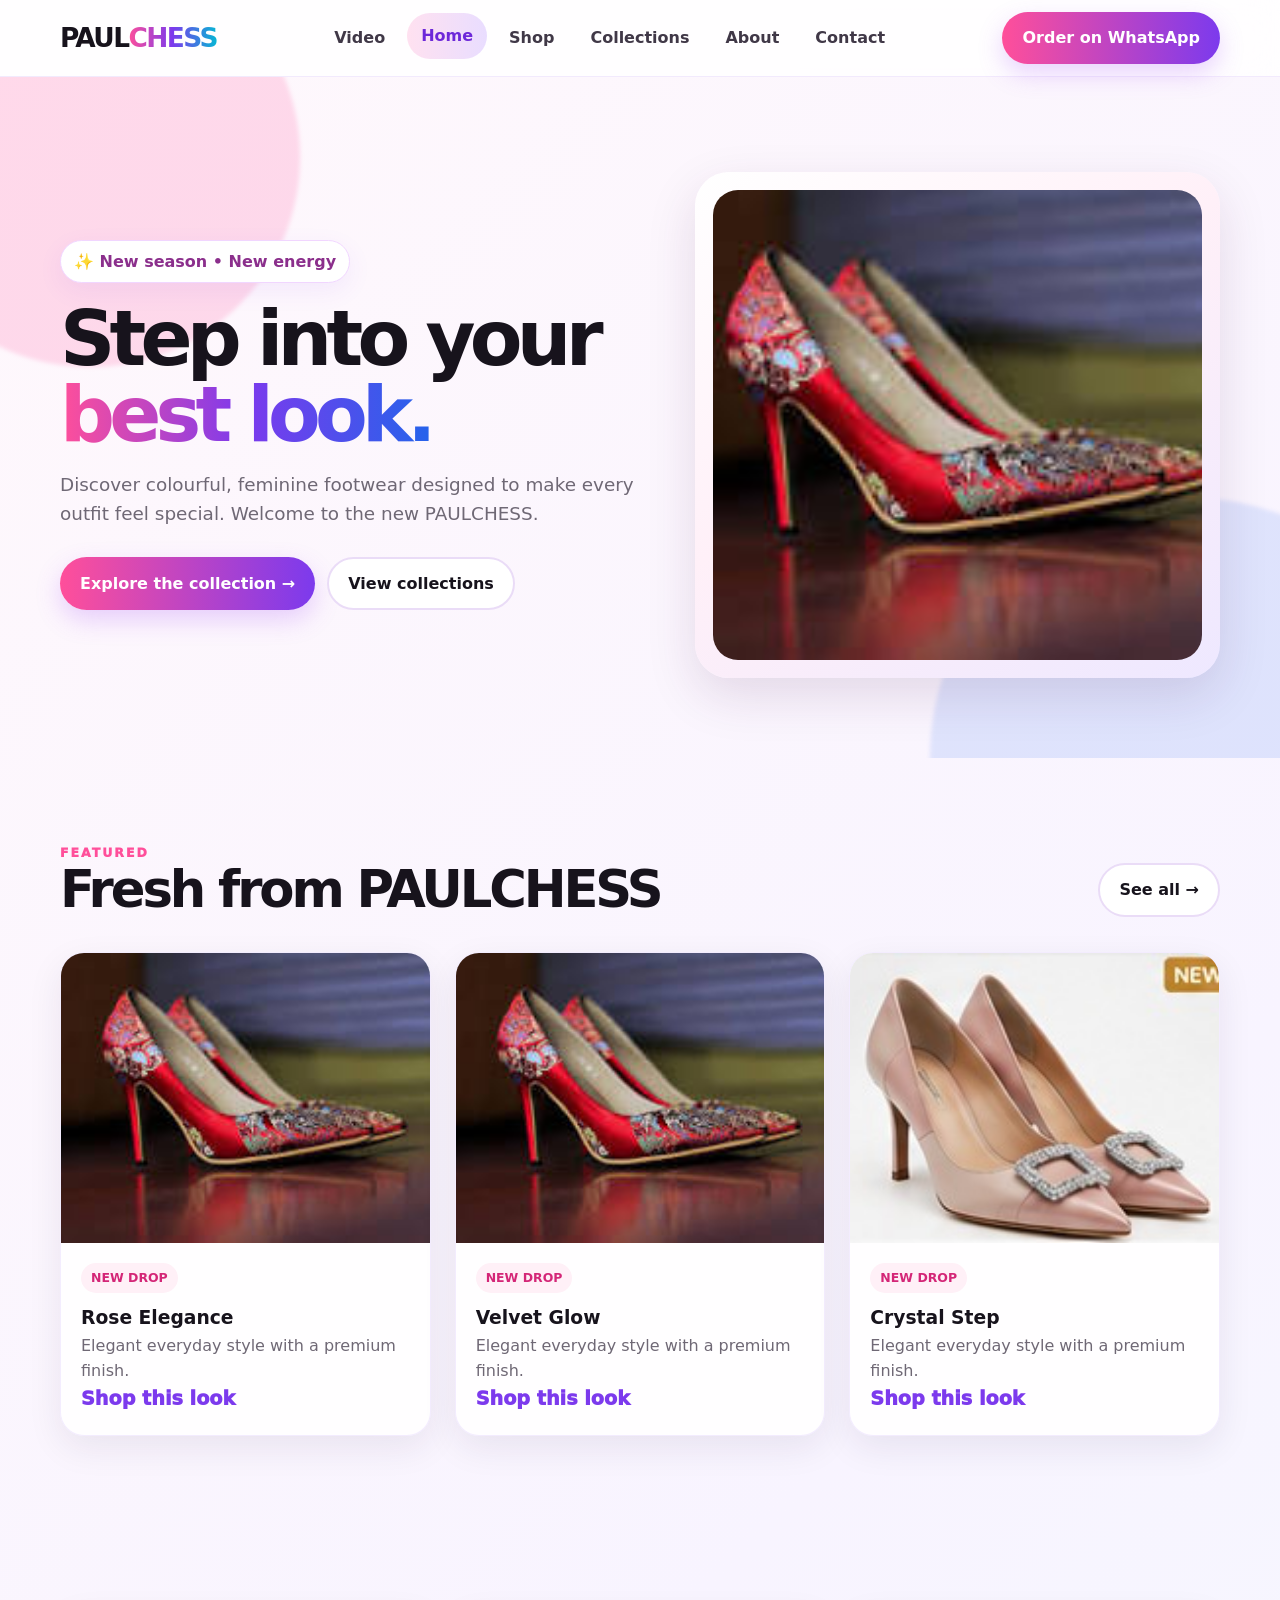
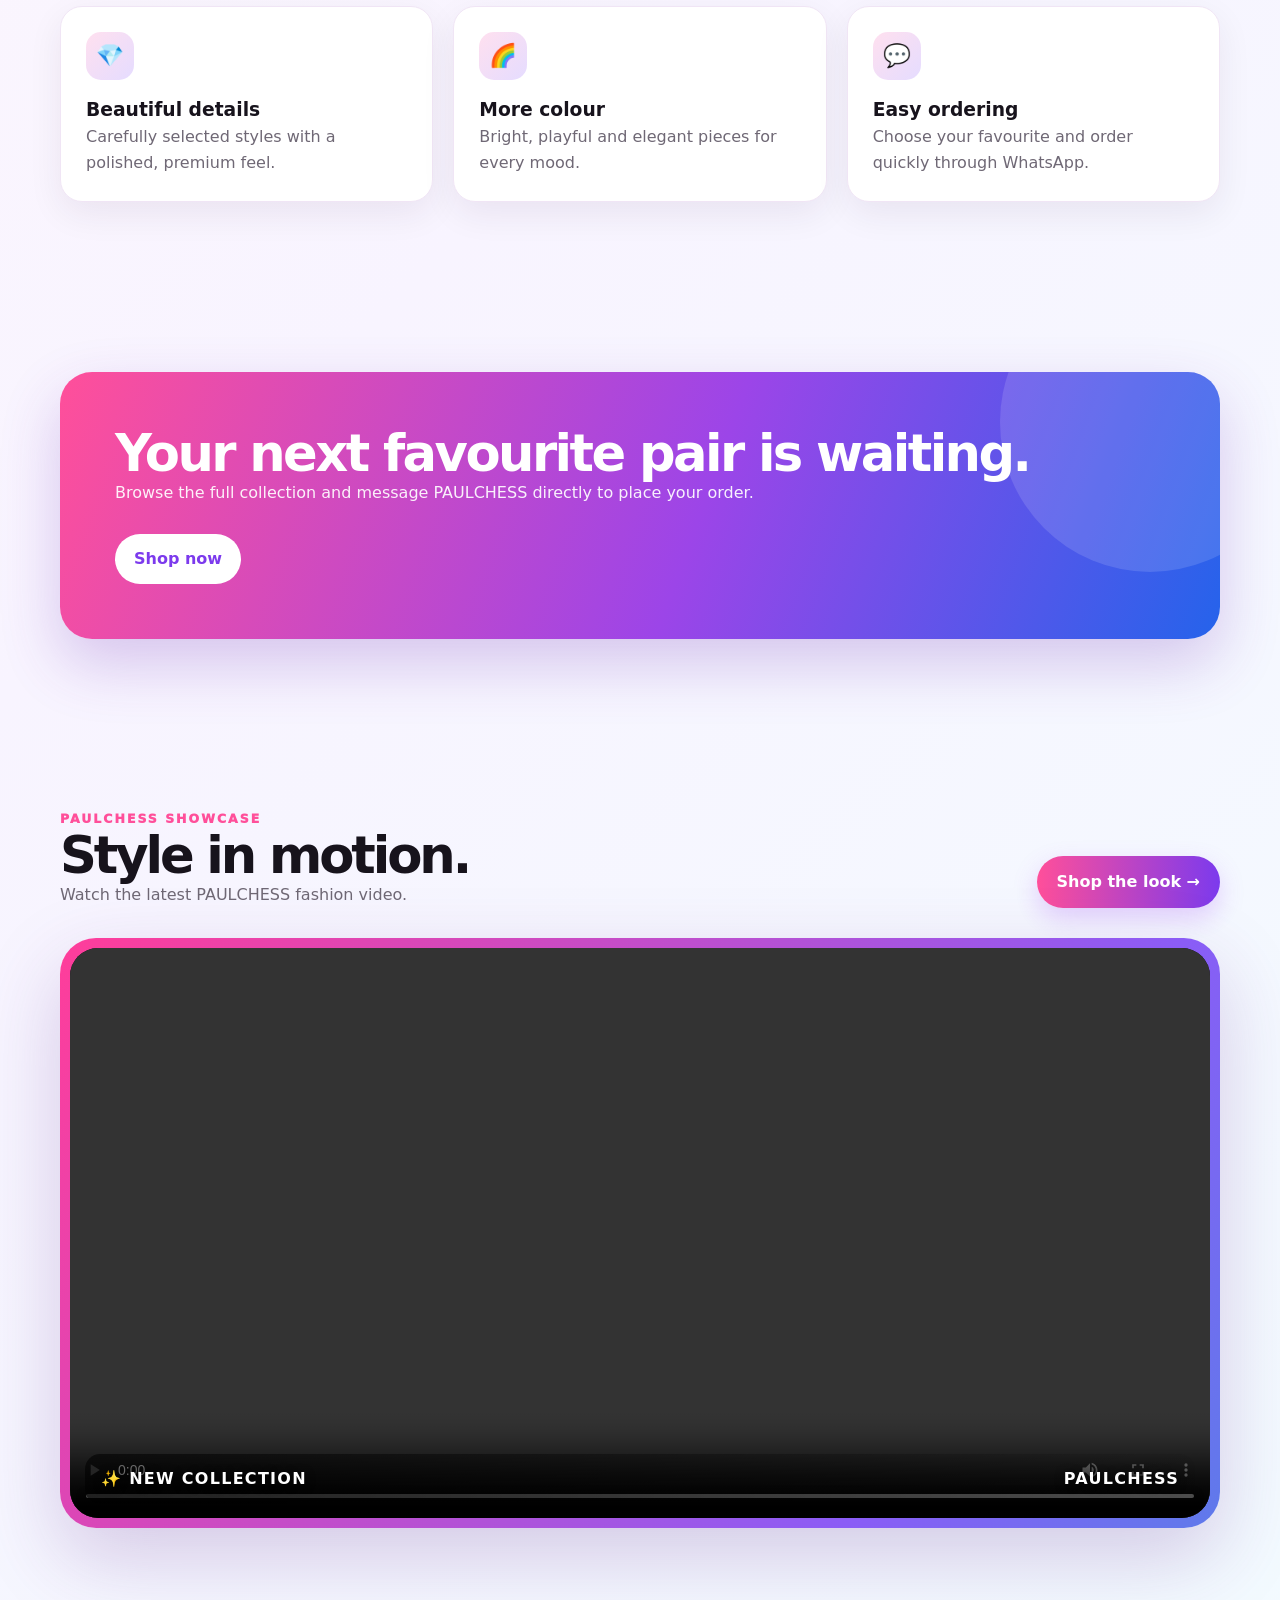
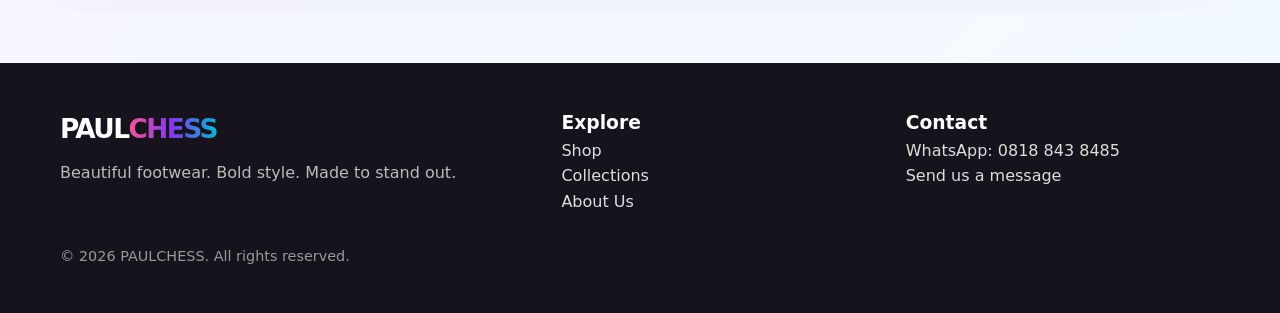
<file: index.html>
<!doctype html>
<html lang="en"><head><meta charset="utf-8"><meta name="viewport" content="width=device-width,initial-scale=1">
<title>Home | PAULCHESS</title><meta name="description" content="PAULCHESS — colourful, elegant women's footwear and fashion.">
<link rel="stylesheet" href="style.css"><script defer src="effects.js"></script></head><body>
<nav class="nav"><div class="container nav-inner"><a class="logo" href="index.html">PAUL<span>CHESS</span></a>
<div class="nav-links"><a href="index.html#video-showcase">Video</a><a class="active" href="index.html">Home</a><a class="" href="shop.html">Shop</a><a class="" href="collections.html">Collections</a><a class="" href="about.html">About</a><a class="" href="contact.html">Contact</a></div><a class="cta" href="https://wa.me/2348188438485?text=Hello%20PAULCHESS%2C%20I%20want%20to%20order." target="_blank">Order on WhatsApp</a>
</div></nav>
<main>
<section class="hero"><div class="container hero-grid">
<div class="reveal"><span class="badge">✨ New season • New energy</span>
<h1>Step into your <span class="gradient-text">best look.</span></h1>
<p>Discover colourful, feminine footwear designed to make every outfit feel special. Welcome to the new PAULCHESS.</p>
<div class="actions"><a class="cta" href="shop.html">Explore the collection →</a><a class="outline" href="collections.html">View collections</a></div></div>
<div class="hero-card reveal"><img class="card-img" src="red-embroidered-heels.jpg" alt="Featured PAULCHESS shoe" loading="lazy"></div>
</div></section>
<section class="section"><div class="container"><div class="section-head"><div><div class="eyebrow">Featured</div><h2>Fresh from PAULCHESS</h2></div><a class="outline" href="shop.html">See all →</a></div><div class="grid"><article class="card reveal"><img class="card-img" src="red-embroidered-heels.jpg" alt="Rose Elegance" loading="lazy"><div class="card-body"><span class="tag">NEW DROP</span><h3>Rose Elegance</h3><p class="muted">Elegant everyday style with a premium finish.</p><p class="price">Shop this look</p></div></article><article class="card reveal"><img class="card-img" src="red-embroidered-heels.jpg" alt="Velvet Glow" loading="lazy"><div class="card-body"><span class="tag">NEW DROP</span><h3>Velvet Glow</h3><p class="muted">Elegant everyday style with a premium finish.</p><p class="price">Shop this look</p></div></article><article class="card reveal"><img class="card-img" src="crystal-buckle-heels.jpg" alt="Crystal Step" loading="lazy"><div class="card-body"><span class="tag">NEW DROP</span><h3>Crystal Step</h3><p class="muted">Elegant everyday style with a premium finish.</p><p class="price">Shop this look</p></div></article></div></div></section>
<section class="section"><div class="container"><div class="features">
<div class="feature reveal"><div class="icon">💎</div><h3>Beautiful details</h3><p class="muted">Carefully selected styles with a polished, premium feel.</p></div>
<div class="feature reveal"><div class="icon">🌈</div><h3>More colour</h3><p class="muted">Bright, playful and elegant pieces for every mood.</p></div>
<div class="feature reveal"><div class="icon">💬</div><h3>Easy ordering</h3><p class="muted">Choose your favourite and order quickly through WhatsApp.</p></div>
</div></div></section>
<section class="section"><div class="container"><div class="banner"><h2>Your next favourite pair is waiting.</h2><p>Browse the full collection and message PAULCHESS directly to place your order.</p><div class="actions"><a class="outline" style="background:#fff;color:#7c3aed;border:0" href="shop.html">Shop now</a></div></div></div></section>
<section class="section video-showcase" id="video-showcase">
<div class="container">
<div class="video-heading"><div><div class="eyebrow">PAULCHESS SHOWCASE</div><h2>Style in motion.</h2><p class="muted">Watch the latest PAULCHESS fashion video.</p></div><a class="cta" href="shop.html">Shop the look →</a></div>
<div class="video-frame"><div class="video-glow"></div><video controls playsinline preload="metadata" poster=""><source src="paulchess-video.mp4" type="video/mp4">Your browser does not support video.</video><div class="video-caption"><span>✨ NEW COLLECTION</span><span>PAULCHESS</span></div></div>
</div></section></main><footer class="footer"><div class="container footer-grid">
<div><div class="logo">PAUL<span>CHESS</span></div><p style="margin-top:10px;color:#bbb">Beautiful footwear. Bold style. Made to stand out.</p></div>
<div><h3>Explore</h3><p><a href="shop.html">Shop</a></p><p><a href="collections.html">Collections</a></p><p><a href="about.html">About Us</a></p></div>
<div><h3>Contact</h3><p><a href="https://wa.me/2348188438485" target="_blank">WhatsApp: 0818 843 8485</a></p><p><a href="contact.html">Send us a message</a></p></div>
</div><div class="container" style="margin-top:30px;color:#999;font-size:.9rem">© 2026 PAULCHESS. All rights reserved.</div></footer></body></html>
</file>
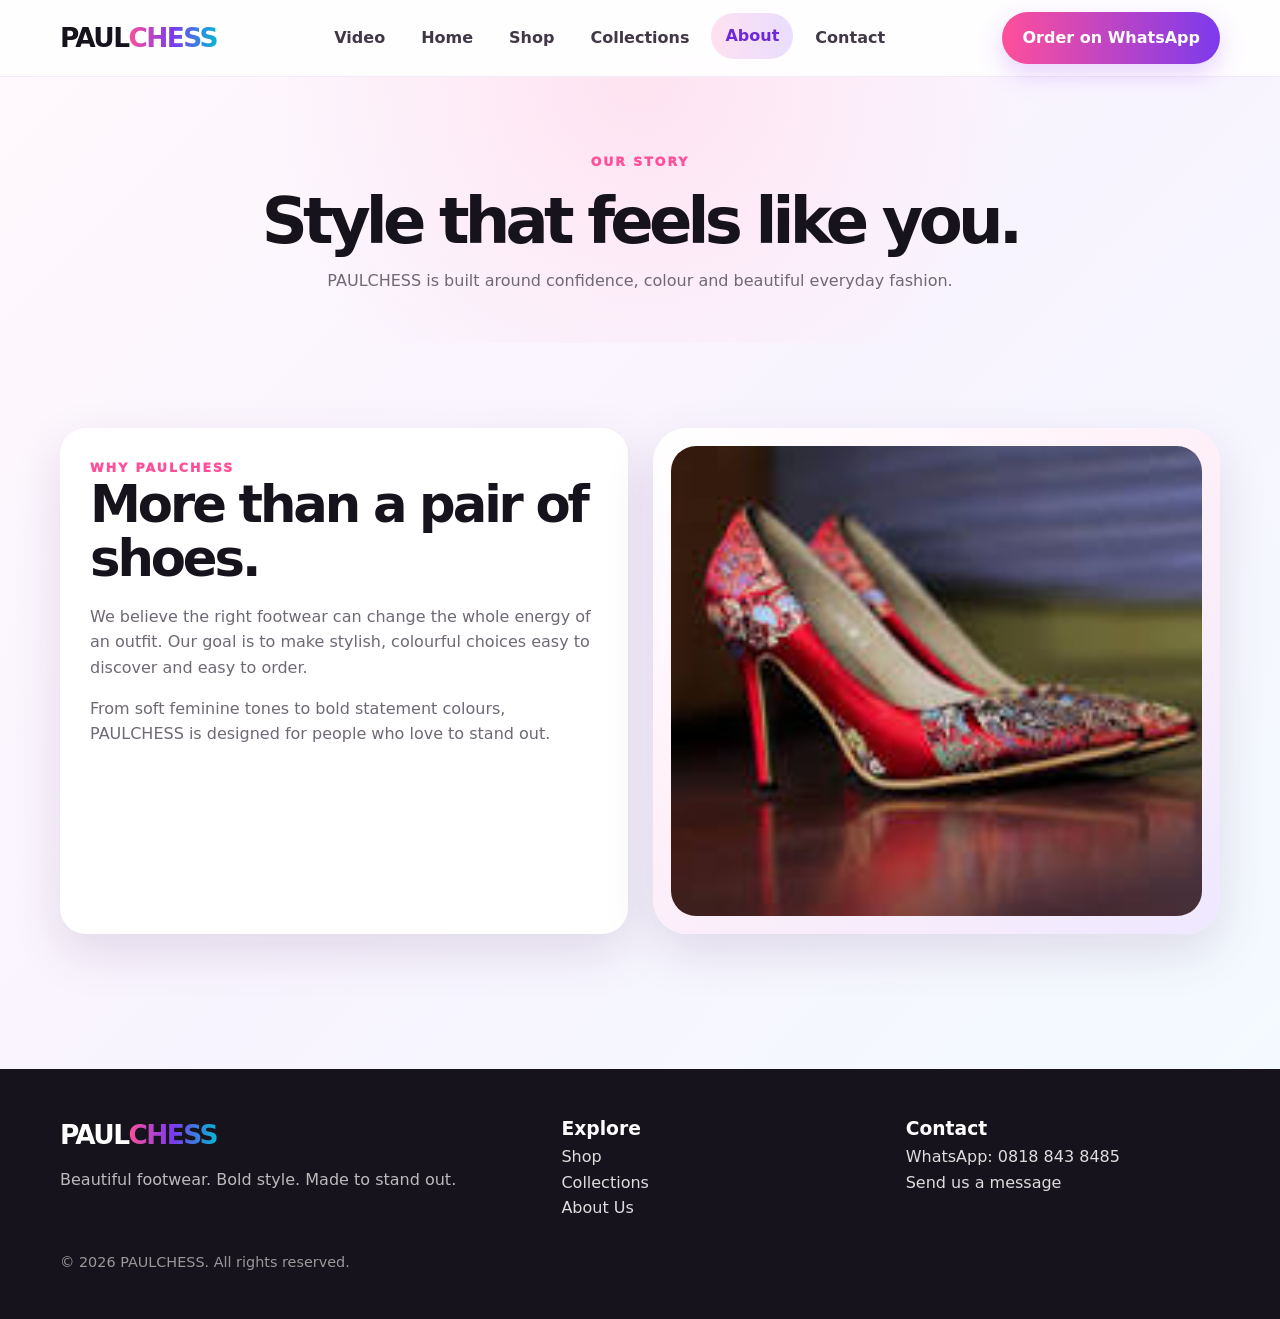
<file: about.html>
<!doctype html>
<html lang="en"><head><meta charset="utf-8"><meta name="viewport" content="width=device-width,initial-scale=1">
<title>About | PAULCHESS</title><meta name="description" content="PAULCHESS — colourful, elegant women's footwear and fashion.">
<link rel="stylesheet" href="style.css"><script defer src="effects.js"></script></head><body>
<nav class="nav"><div class="container nav-inner"><a class="logo" href="index.html">PAUL<span>CHESS</span></a>
<div class="nav-links"><a href="index.html#video-showcase">Video</a><a class="" href="index.html">Home</a><a class="" href="shop.html">Shop</a><a class="" href="collections.html">Collections</a><a class="active" href="about.html">About</a><a class="" href="contact.html">Contact</a></div><a class="cta" href="https://wa.me/2348188438485?text=Hello%20PAULCHESS%2C%20I%20want%20to%20order." target="_blank">Order on WhatsApp</a>
</div></nav>
<main><section class="page-hero"><div class="container"><div class="eyebrow">OUR STORY</div><h1>Style that feels like you.</h1><p class="muted">PAULCHESS is built around confidence, colour and beautiful everyday fashion.</p></div></section>
<section class="section"><div class="container contact-box"><div class="contact-card"><div class="eyebrow">WHY PAULCHESS</div><h2>More than a pair of shoes.</h2><p class="muted" style="margin-top:18px">We believe the right footwear can change the whole energy of an outfit. Our goal is to make stylish, colourful choices easy to discover and easy to order.</p><p class="muted" style="margin-top:15px">From soft feminine tones to bold statement colours, PAULCHESS is designed for people who love to stand out.</p></div><div class="hero-card" style="transform:none"><img class="card-img" src="red-embroidered-heels.jpg" alt="PAULCHESS fashion" loading="lazy"></div></div></section></main><footer class="footer"><div class="container footer-grid">
<div><div class="logo">PAUL<span>CHESS</span></div><p style="margin-top:10px;color:#bbb">Beautiful footwear. Bold style. Made to stand out.</p></div>
<div><h3>Explore</h3><p><a href="shop.html">Shop</a></p><p><a href="collections.html">Collections</a></p><p><a href="about.html">About Us</a></p></div>
<div><h3>Contact</h3><p><a href="https://wa.me/2348188438485" target="_blank">WhatsApp: 0818 843 8485</a></p><p><a href="contact.html">Send us a message</a></p></div>
</div><div class="container" style="margin-top:30px;color:#999;font-size:.9rem">© 2026 PAULCHESS. All rights reserved.</div></footer></body></html>
</file>
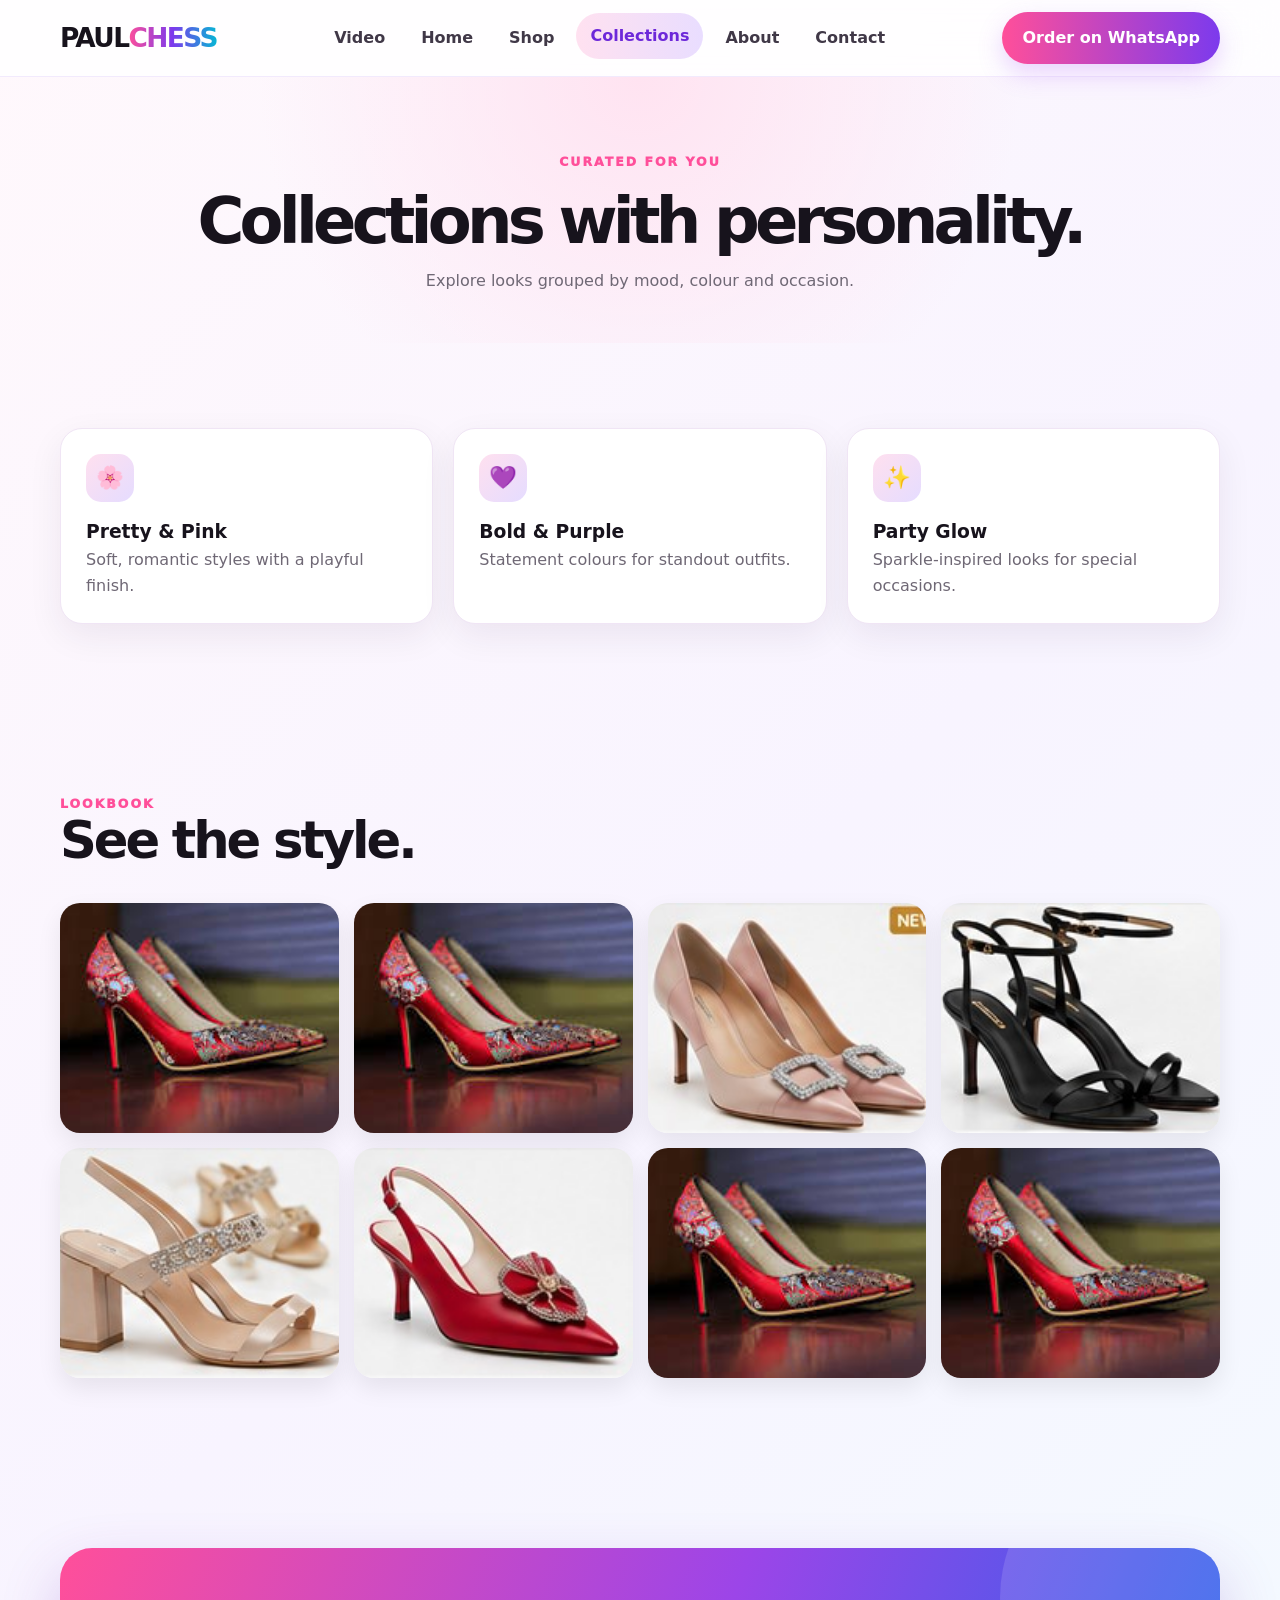
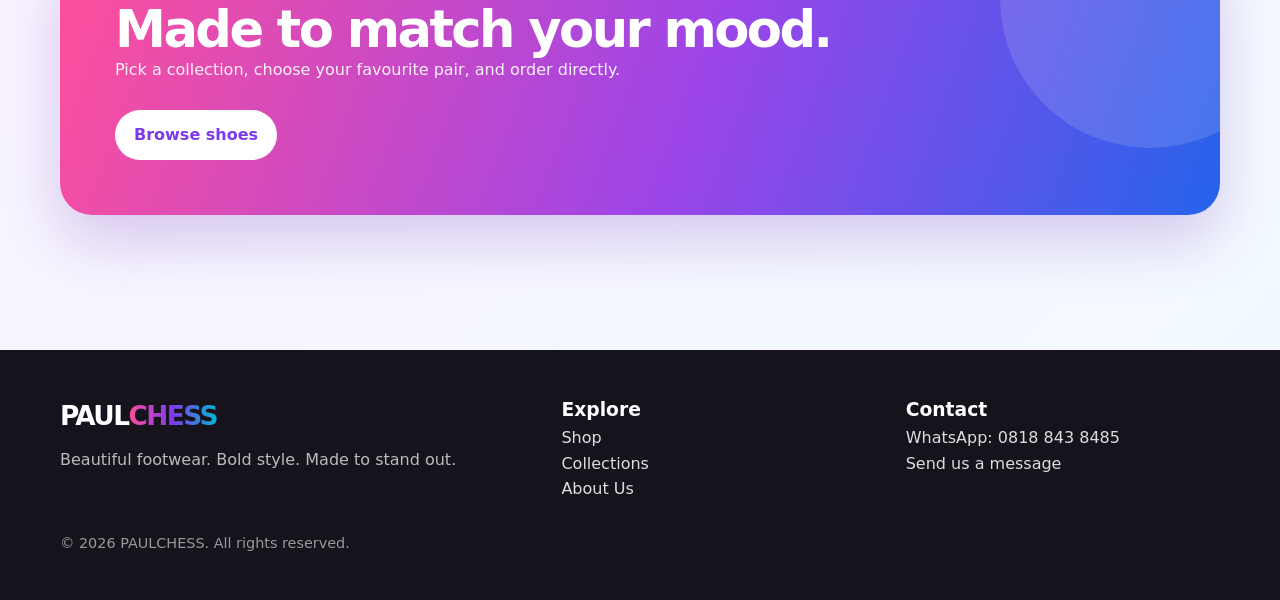
<file: collections.html>
<!doctype html>
<html lang="en"><head><meta charset="utf-8"><meta name="viewport" content="width=device-width,initial-scale=1">
<title>Collections | PAULCHESS</title><meta name="description" content="PAULCHESS — colourful, elegant women's footwear and fashion.">
<link rel="stylesheet" href="style.css"><script defer src="effects.js"></script></head><body>
<nav class="nav"><div class="container nav-inner"><a class="logo" href="index.html">PAUL<span>CHESS</span></a>
<div class="nav-links"><a href="index.html#video-showcase">Video</a><a class="" href="index.html">Home</a><a class="" href="shop.html">Shop</a><a class="active" href="collections.html">Collections</a><a class="" href="about.html">About</a><a class="" href="contact.html">Contact</a></div><a class="cta" href="https://wa.me/2348188438485?text=Hello%20PAULCHESS%2C%20I%20want%20to%20order." target="_blank">Order on WhatsApp</a>
</div></nav>
<main><section class="page-hero"><div class="container"><div class="eyebrow">CURATED FOR YOU</div><h1>Collections with personality.</h1><p class="muted">Explore looks grouped by mood, colour and occasion.</p></div></section>
<section class="section"><div class="container"><div class="features">
<div class="feature"><div class="icon">🌸</div><h3>Pretty & Pink</h3><p class="muted">Soft, romantic styles with a playful finish.</p></div>
<div class="feature"><div class="icon">💜</div><h3>Bold & Purple</h3><p class="muted">Statement colours for standout outfits.</p></div>
<div class="feature"><div class="icon">✨</div><h3>Party Glow</h3><p class="muted">Sparkle-inspired looks for special occasions.</p></div>
</div></div></section>
<section class="section"><div class="container"><div class="section-head"><div><div class="eyebrow">LOOKBOOK</div><h2>See the style.</h2></div></div><div class="gallery"><img class="gallery" src="red-embroidered-heels.jpg" alt="PAULCHESS collection" loading="lazy"><img class="gallery" src="red-embroidered-heels.jpg" alt="PAULCHESS collection" loading="lazy"><img class="gallery" src="crystal-buckle-heels.jpg" alt="PAULCHESS collection" loading="lazy"><img class="gallery" src="ankle-strap-heels.jpg" alt="PAULCHESS collection" loading="lazy"><img class="gallery" src="rhinestone-block-heels.jpg" alt="PAULCHESS collection" loading="lazy"><img class="gallery" src="luxury-slingback-heels.jpg" alt="PAULCHESS collection" loading="lazy"><img class="gallery" src="red-embroidered-heels.jpg" alt="PAULCHESS collection" loading="lazy"><img class="gallery" src="red-embroidered-heels.jpg" alt="PAULCHESS collection" loading="lazy"></div></div></section>
<section class="section"><div class="container"><div class="banner"><h2>Made to match your mood.</h2><p>Pick a collection, choose your favourite pair, and order directly.</p><div class="actions"><a class="outline" style="background:#fff;color:#7c3aed;border:0" href="shop.html">Browse shoes</a></div></div></div></section></main><footer class="footer"><div class="container footer-grid">
<div><div class="logo">PAUL<span>CHESS</span></div><p style="margin-top:10px;color:#bbb">Beautiful footwear. Bold style. Made to stand out.</p></div>
<div><h3>Explore</h3><p><a href="shop.html">Shop</a></p><p><a href="collections.html">Collections</a></p><p><a href="about.html">About Us</a></p></div>
<div><h3>Contact</h3><p><a href="https://wa.me/2348188438485" target="_blank">WhatsApp: 0818 843 8485</a></p><p><a href="contact.html">Send us a message</a></p></div>
</div><div class="container" style="margin-top:30px;color:#999;font-size:.9rem">© 2026 PAULCHESS. All rights reserved.</div></footer></body></html>
</file>
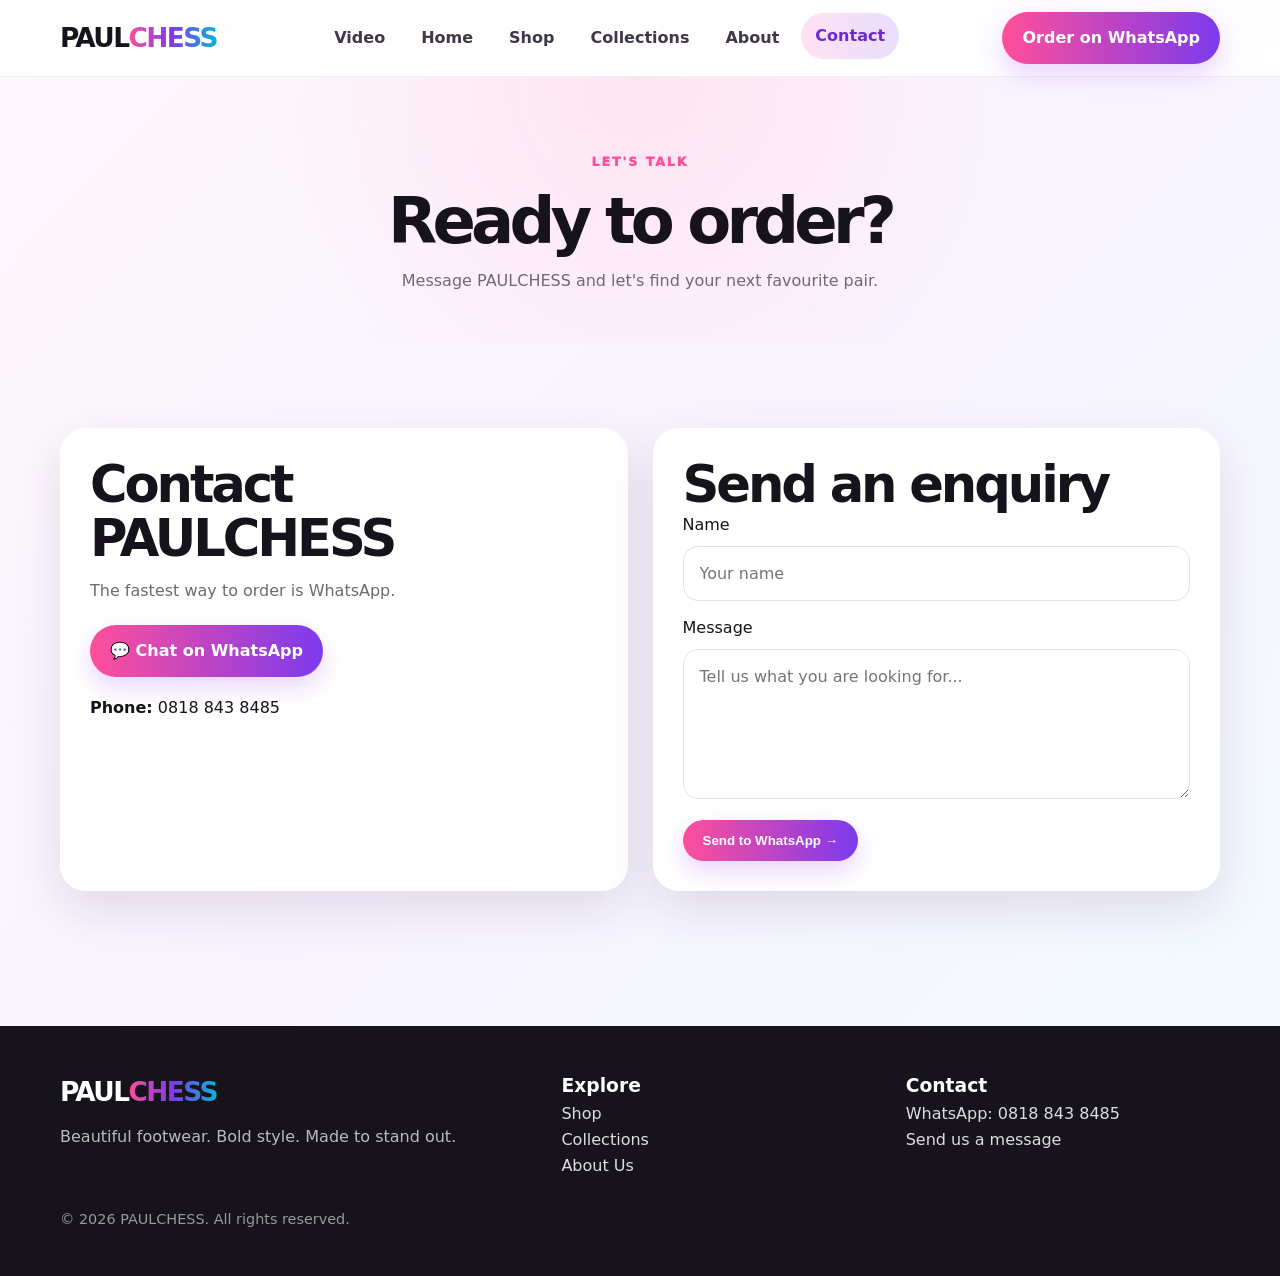
<file: contact.html>
<!doctype html>
<html lang="en"><head><meta charset="utf-8"><meta name="viewport" content="width=device-width,initial-scale=1">
<title>Contact | PAULCHESS</title><meta name="description" content="PAULCHESS — colourful, elegant women's footwear and fashion.">
<link rel="stylesheet" href="style.css"><script defer src="effects.js"></script></head><body>
<nav class="nav"><div class="container nav-inner"><a class="logo" href="index.html">PAUL<span>CHESS</span></a>
<div class="nav-links"><a href="index.html#video-showcase">Video</a><a class="" href="index.html">Home</a><a class="" href="shop.html">Shop</a><a class="" href="collections.html">Collections</a><a class="" href="about.html">About</a><a class="active" href="contact.html">Contact</a></div><a class="cta" href="https://wa.me/2348188438485?text=Hello%20PAULCHESS%2C%20I%20want%20to%20order." target="_blank">Order on WhatsApp</a>
</div></nav>
<main><section class="page-hero"><div class="container"><div class="eyebrow">LET'S TALK</div><h1>Ready to order?</h1><p class="muted">Message PAULCHESS and let's find your next favourite pair.</p></div></section>
<section class="section"><div class="container contact-box">
<div class="contact-card"><h2>Contact PAULCHESS</h2><p class="muted" style="margin:12px 0 22px">The fastest way to order is WhatsApp.</p>
<a class="cta" href="https://wa.me/2348188438485?text=Hello%20PAULCHESS%2C%20I%20would%20like%20to%20make%20an%20order." target="_blank">💬 Chat on WhatsApp</a>
<p style="margin-top:18px"><strong>Phone:</strong> 0818 843 8485</p></div>
<div class="contact-card"><h2>Send an enquiry</h2><form onsubmit="event.preventDefault(); const n=document.getElementById('name').value; const m=document.getElementById('message').value; window.open('https://wa.me/2348188438485?text='+encodeURIComponent('Hello PAULCHESS, my name is '+n+'. '+m),'_blank')">
<label>Name</label><input id="name" required placeholder="Your name"><label>Message</label><textarea id="message" required placeholder="Tell us what you are looking for..."></textarea><button class="cta" type="submit">Send to WhatsApp →</button></form></div>
</div></section></main><footer class="footer"><div class="container footer-grid">
<div><div class="logo">PAUL<span>CHESS</span></div><p style="margin-top:10px;color:#bbb">Beautiful footwear. Bold style. Made to stand out.</p></div>
<div><h3>Explore</h3><p><a href="shop.html">Shop</a></p><p><a href="collections.html">Collections</a></p><p><a href="about.html">About Us</a></p></div>
<div><h3>Contact</h3><p><a href="https://wa.me/2348188438485" target="_blank">WhatsApp: 0818 843 8485</a></p><p><a href="contact.html">Send us a message</a></p></div>
</div><div class="container" style="margin-top:30px;color:#999;font-size:.9rem">© 2026 PAULCHESS. All rights reserved.</div></footer></body></html>
</file>
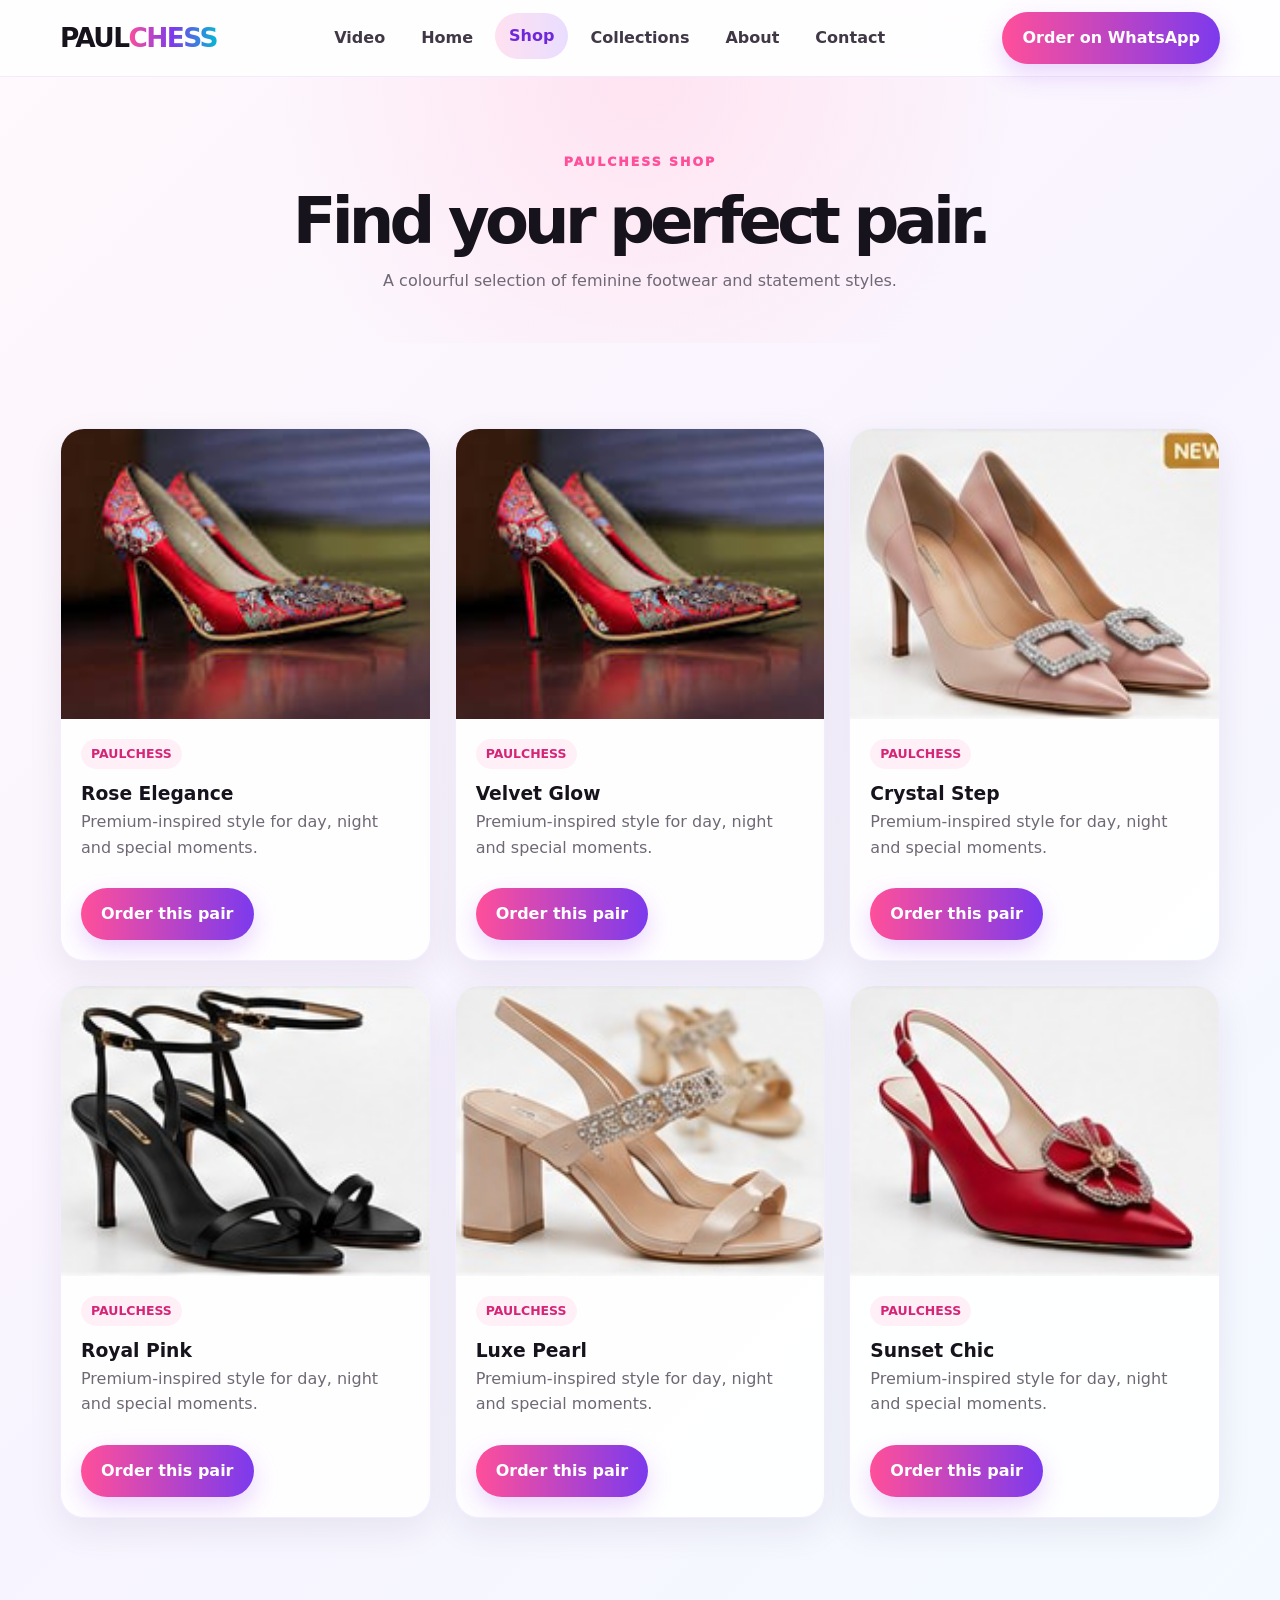
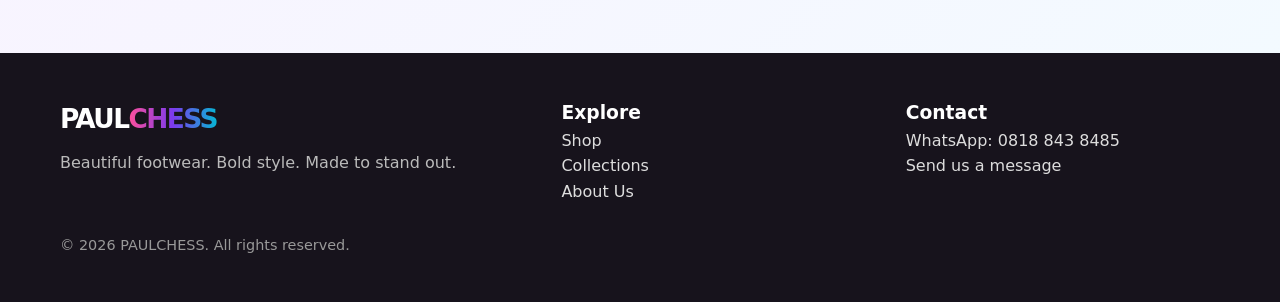
<file: shop.html>
<!doctype html>
<html lang="en"><head><meta charset="utf-8"><meta name="viewport" content="width=device-width,initial-scale=1">
<title>Shop | PAULCHESS</title><meta name="description" content="PAULCHESS — colourful, elegant women's footwear and fashion.">
<link rel="stylesheet" href="style.css"><script defer src="effects.js"></script></head><body>
<nav class="nav"><div class="container nav-inner"><a class="logo" href="index.html">PAUL<span>CHESS</span></a>
<div class="nav-links"><a href="index.html#video-showcase">Video</a><a class="" href="index.html">Home</a><a class="active" href="shop.html">Shop</a><a class="" href="collections.html">Collections</a><a class="" href="about.html">About</a><a class="" href="contact.html">Contact</a></div><a class="cta" href="https://wa.me/2348188438485?text=Hello%20PAULCHESS%2C%20I%20want%20to%20order." target="_blank">Order on WhatsApp</a>
</div></nav>
<main><section class="page-hero"><div class="container"><div class="eyebrow">PAULCHESS SHOP</div><h1>Find your perfect pair.</h1><p class="muted">A colourful selection of feminine footwear and statement styles.</p></div></section><section class="section"><div class="container"><div class="grid"><article class="card reveal"><img class="card-img" src="red-embroidered-heels.jpg" alt="Rose Elegance" loading="lazy"><div class="card-body"><span class="tag">PAULCHESS</span><h3>Rose Elegance</h3><p class="muted">Premium-inspired style for day, night and special moments.</p><div class="actions"><a class="cta" href="https://wa.me/2348188438485?text=Hello%20PAULCHESS%2C%20I%20want%20to%20order%20the%20Rose%20Elegance." target="_blank">Order this pair</a></div></div></article><article class="card reveal"><img class="card-img" src="red-embroidered-heels.jpg" alt="Velvet Glow" loading="lazy"><div class="card-body"><span class="tag">PAULCHESS</span><h3>Velvet Glow</h3><p class="muted">Premium-inspired style for day, night and special moments.</p><div class="actions"><a class="cta" href="https://wa.me/2348188438485?text=Hello%20PAULCHESS%2C%20I%20want%20to%20order%20the%20Velvet%20Glow." target="_blank">Order this pair</a></div></div></article><article class="card reveal"><img class="card-img" src="crystal-buckle-heels.jpg" alt="Crystal Step" loading="lazy"><div class="card-body"><span class="tag">PAULCHESS</span><h3>Crystal Step</h3><p class="muted">Premium-inspired style for day, night and special moments.</p><div class="actions"><a class="cta" href="https://wa.me/2348188438485?text=Hello%20PAULCHESS%2C%20I%20want%20to%20order%20the%20Crystal%20Step." target="_blank">Order this pair</a></div></div></article><article class="card reveal"><img class="card-img" src="ankle-strap-heels.jpg" alt="Royal Pink" loading="lazy"><div class="card-body"><span class="tag">PAULCHESS</span><h3>Royal Pink</h3><p class="muted">Premium-inspired style for day, night and special moments.</p><div class="actions"><a class="cta" href="https://wa.me/2348188438485?text=Hello%20PAULCHESS%2C%20I%20want%20to%20order%20the%20Royal%20Pink." target="_blank">Order this pair</a></div></div></article><article class="card reveal"><img class="card-img" src="rhinestone-block-heels.jpg" alt="Luxe Pearl" loading="lazy"><div class="card-body"><span class="tag">PAULCHESS</span><h3>Luxe Pearl</h3><p class="muted">Premium-inspired style for day, night and special moments.</p><div class="actions"><a class="cta" href="https://wa.me/2348188438485?text=Hello%20PAULCHESS%2C%20I%20want%20to%20order%20the%20Luxe%20Pearl." target="_blank">Order this pair</a></div></div></article><article class="card reveal"><img class="card-img" src="luxury-slingback-heels.jpg" alt="Sunset Chic" loading="lazy"><div class="card-body"><span class="tag">PAULCHESS</span><h3>Sunset Chic</h3><p class="muted">Premium-inspired style for day, night and special moments.</p><div class="actions"><a class="cta" href="https://wa.me/2348188438485?text=Hello%20PAULCHESS%2C%20I%20want%20to%20order%20the%20Sunset%20Chic." target="_blank">Order this pair</a></div></div></article></div></div></section></main><footer class="footer"><div class="container footer-grid">
<div><div class="logo">PAUL<span>CHESS</span></div><p style="margin-top:10px;color:#bbb">Beautiful footwear. Bold style. Made to stand out.</p></div>
<div><h3>Explore</h3><p><a href="shop.html">Shop</a></p><p><a href="collections.html">Collections</a></p><p><a href="about.html">About Us</a></p></div>
<div><h3>Contact</h3><p><a href="https://wa.me/2348188438485" target="_blank">WhatsApp: 0818 843 8485</a></p><p><a href="contact.html">Send us a message</a></p></div>
</div><div class="container" style="margin-top:30px;color:#999;font-size:.9rem">© 2026 PAULCHESS. All rights reserved.</div></footer></body></html>
</file>
<file: style.css>
:root{
  --pink:#ff4f9a;
  --rose:#ff7ab8;
  --purple:#7c3aed;
  --violet:#a855f7;
  --blue:#2563eb;
  --cyan:#06b6d4;
  --gold:#f59e0b;
  --cream:#fff8fc;
  --ink:#17131c;
  --muted:#6f6875;
  --white:#fff;
  --shadow:0 18px 50px rgba(72,25,76,.13);
  --radius:24px;
}
*{box-sizing:border-box;margin:0;padding:0}
html{scroll-behavior:smooth}
body{
  font-family:Inter,ui-sans-serif,system-ui,-apple-system,BlinkMacSystemFont,"Segoe UI",sans-serif;
  color:var(--ink); background:linear-gradient(135deg,#fff8fc 0%,#f8f4ff 48%,#f2fbff 100%);
  line-height:1.6; overflow-x:hidden;
}
a{text-decoration:none;color:inherit}
.container{width:min(1160px,92%);margin:auto}
.nav{
  position:sticky;top:0;z-index:50;backdrop-filter:blur(18px);
  background:rgba(255,255,255,.82);border-bottom:1px solid rgba(124,58,237,.1);
}
.nav-inner{min-height:76px;display:flex;align-items:center;justify-content:space-between;gap:20px}
.logo{font-size:1.65rem;font-weight:900;letter-spacing:-.06em}
.logo span{background:linear-gradient(90deg,var(--pink),var(--purple),var(--cyan));-webkit-background-clip:text;color:transparent}
.nav-links{display:flex;gap:8px;flex-wrap:wrap}
.nav-links a{padding:10px 14px;border-radius:999px;font-weight:700;color:#403847;transition:.25s}
.nav-links a:hover,.nav-links a.active{background:linear-gradient(90deg,#ffe1f0,#e9ddff);color:#6d28d9;transform:translateY(-2px)}
.cta{display:inline-flex;align-items:center;justify-content:center;border:0;cursor:pointer;padding:13px 20px;border-radius:999px;font-weight:900;color:#fff;background:linear-gradient(90deg,var(--pink),var(--purple));box-shadow:0 10px 25px rgba(168,85,247,.25);transition:.25s}
.cta:hover{transform:translateY(-3px);box-shadow:0 16px 30px rgba(168,85,247,.32)}
.hero{position:relative;padding:95px 0 80px;overflow:hidden}
.hero:before,.hero:after{content:"";position:absolute;border-radius:50%;filter:blur(2px);z-index:-1}
.hero:before{width:420px;height:420px;background:rgba(255,79,154,.18);top:-130px;left:-120px}
.hero:after{width:520px;height:520px;background:rgba(37,99,235,.12);right:-170px;bottom:-260px}
.hero-grid{display:grid;grid-template-columns:1.05fr .95fr;align-items:center;gap:55px}
.badge{display:inline-flex;padding:8px 13px;border-radius:999px;background:#fff;border:1px solid #f1d6ff;color:#8b2f8c;font-weight:900;box-shadow:0 8px 25px rgba(124,58,237,.08)}
h1{font-size:clamp(3rem,6vw,5.8rem);line-height:.98;letter-spacing:-.075em;margin:18px 0}
.gradient-text{background:linear-gradient(90deg,var(--pink),var(--purple),var(--blue));-webkit-background-clip:text;color:transparent}
.hero p{font-size:1.15rem;color:var(--muted);max-width:600px}
.actions{display:flex;gap:12px;margin-top:28px;flex-wrap:wrap}
.outline{display:inline-flex;padding:12px 19px;border-radius:999px;border:2px solid #eadcf7;font-weight:900;background:#fff;transition:.25s}
.outline:hover{border-color:var(--pink);transform:translateY(-3px)}
.hero-card{background:linear-gradient(145deg,#fff,#fff0f8 45%,#eee8ff);padding:18px;border-radius:34px;box-shadow:var(--shadow);transform:rotate(2deg);transition:.5s}
.hero-card:hover{transform:rotate(0) translateY(-8px)}
.hero-card img{width:100%;height:470px;object-fit:cover;border-radius:25px;display:block}
.section{padding:85px 0}
.section-head{display:flex;align-items:end;justify-content:space-between;gap:25px;margin-bottom:35px}
.eyebrow{color:var(--pink);font-weight:1000;text-transform:uppercase;letter-spacing:.16em;font-size:.78rem}
.section h2{font-size:clamp(2rem,4vw,3.5rem);letter-spacing:-.06em;line-height:1.05}
.muted{color:var(--muted)}
.grid{display:grid;grid-template-columns:repeat(3,1fr);gap:24px}
.card{background:rgba(255,255,255,.9);border:1px solid rgba(124,58,237,.09);border-radius:var(--radius);box-shadow:0 12px 35px rgba(40,20,60,.08);overflow:hidden;transition:.35s}
.card:hover{transform:translateY(-9px);box-shadow:0 25px 55px rgba(70,30,100,.15)}
.card-img{height:290px;width:100%;object-fit:cover;display:block;transition:.5s}
.card:hover .card-img{transform:scale(1.04)}
.card-body{padding:20px}
.price{font-size:1.2rem;font-weight:950;color:#7c3aed}
.tag{display:inline-block;padding:5px 10px;border-radius:999px;background:#fff0f7;color:#d42677;font-weight:800;font-size:.78rem;margin-bottom:10px}
.features{display:grid;grid-template-columns:repeat(3,1fr);gap:20px}
.feature{padding:25px;border-radius:22px;background:#fff;box-shadow:0 12px 35px rgba(40,20,60,.07);border:1px solid #f0e5f5}
.icon{width:48px;height:48px;border-radius:15px;display:grid;place-items:center;background:linear-gradient(135deg,#ffe0ef,#e5dcff);font-size:1.4rem;margin-bottom:15px}
.banner{border-radius:32px;padding:55px;background:linear-gradient(110deg,#ff4f9a,#9c45e8 55%,#2563eb);color:#fff;box-shadow:0 25px 60px rgba(110,45,180,.24);position:relative;overflow:hidden}
.banner:after{content:"";position:absolute;width:300px;height:300px;border-radius:50%;background:rgba(255,255,255,.13);right:-80px;top:-100px}
.banner h2{font-size:clamp(2rem,4vw,3.5rem);letter-spacing:-.05em;position:relative;z-index:1}
.banner p{max-width:650px;opacity:.92;position:relative;z-index:1}
.footer{margin-top:50px;padding:45px 0;background:#17131c;color:#fff}
.footer-grid{display:grid;grid-template-columns:1.5fr 1fr 1fr;gap:30px}
.footer a{color:#ddd}.footer a:hover{color:#ff86bd}
.page-hero{padding:75px 0 50px;text-align:center;background:radial-gradient(circle at 50% 0,#ffe3f1,transparent 55%)}
.page-hero h1{font-size:clamp(2.7rem,5vw,4.5rem);margin-bottom:15px}
.filters{display:flex;gap:10px;flex-wrap:wrap;margin-bottom:28px}
.filter{border:1px solid #e8dcef;background:#fff;padding:9px 15px;border-radius:999px;font-weight:800;cursor:pointer}
.filter:hover{background:#f8e8ff}
.gallery{display:grid;grid-template-columns:repeat(4,1fr);gap:15px}
.gallery img{width:100%;height:230px;object-fit:cover;border-radius:20px;transition:.35s;box-shadow:0 10px 25px rgba(0,0,0,.08)}
.gallery img:hover{transform:scale(1.035) rotate(-1deg)}
.contact-box{display:grid;grid-template-columns:1fr 1fr;gap:25px}
.contact-card{padding:30px;border-radius:26px;background:#fff;box-shadow:var(--shadow)}
input,textarea{width:100%;padding:14px 16px;border:1px solid #e8deec;border-radius:15px;margin:8px 0 14px;font:inherit}
textarea{min-height:150px;resize:vertical}
.reveal{animation:rise .75s ease both}
@keyframes rise{from{opacity:0;transform:translateY(22px)}to{opacity:1;transform:none}}
@media(max-width:850px){
 .hero-grid,.contact-box{grid-template-columns:1fr}
 .grid{grid-template-columns:repeat(2,1fr)}
 .features{grid-template-columns:1fr}
 .gallery{grid-template-columns:repeat(2,1fr)}
 .nav-inner{padding:10px 0;align-items:flex-start;flex-direction:column}
 .hero-card img{height:350px}
}
@media(max-width:560px){
 .grid,.gallery{grid-template-columns:1fr}
 .section{padding:60px 0}
 .hero{padding-top:55px}
 .footer-grid{grid-template-columns:1fr}
}

.video-showcase{position:relative;overflow:hidden}
.video-heading{display:flex;align-items:end;justify-content:space-between;gap:20px;margin-bottom:30px}
.video-frame{position:relative;padding:10px;border-radius:36px;background:linear-gradient(120deg,#ff3d9a,#8b5cf6,#06b6d4,#f59e0b,#ff3d9a);background-size:300% 300%;animation:videoGradient 8s ease infinite;box-shadow:0 30px 80px rgba(101,42,140,.22)}
.video-frame video{display:block;width:100%;max-height:650px;background:#0d0b12;border-radius:28px;object-fit:contain}
.video-caption{position:absolute;left:25px;right:25px;bottom:24px;display:flex;justify-content:space-between;align-items:center;color:#fff;font-weight:900;letter-spacing:.08em;text-shadow:0 2px 10px #000;background:linear-gradient(90deg,rgba(0,0,0,.6),rgba(0,0,0,.05));padding:12px 16px;border-radius:15px;pointer-events:none}
@keyframes videoGradient{0%,100%{background-position:0% 50%}50%{background-position:100% 50%}}
@media(max-width:650px){.video-heading{align-items:flex-start;flex-direction:column}.video-frame{padding:6px;border-radius:25px}.video-frame video{border-radius:20px}.video-caption{left:14px;right:14px;bottom:14px;font-size:.75rem}}
</file>
